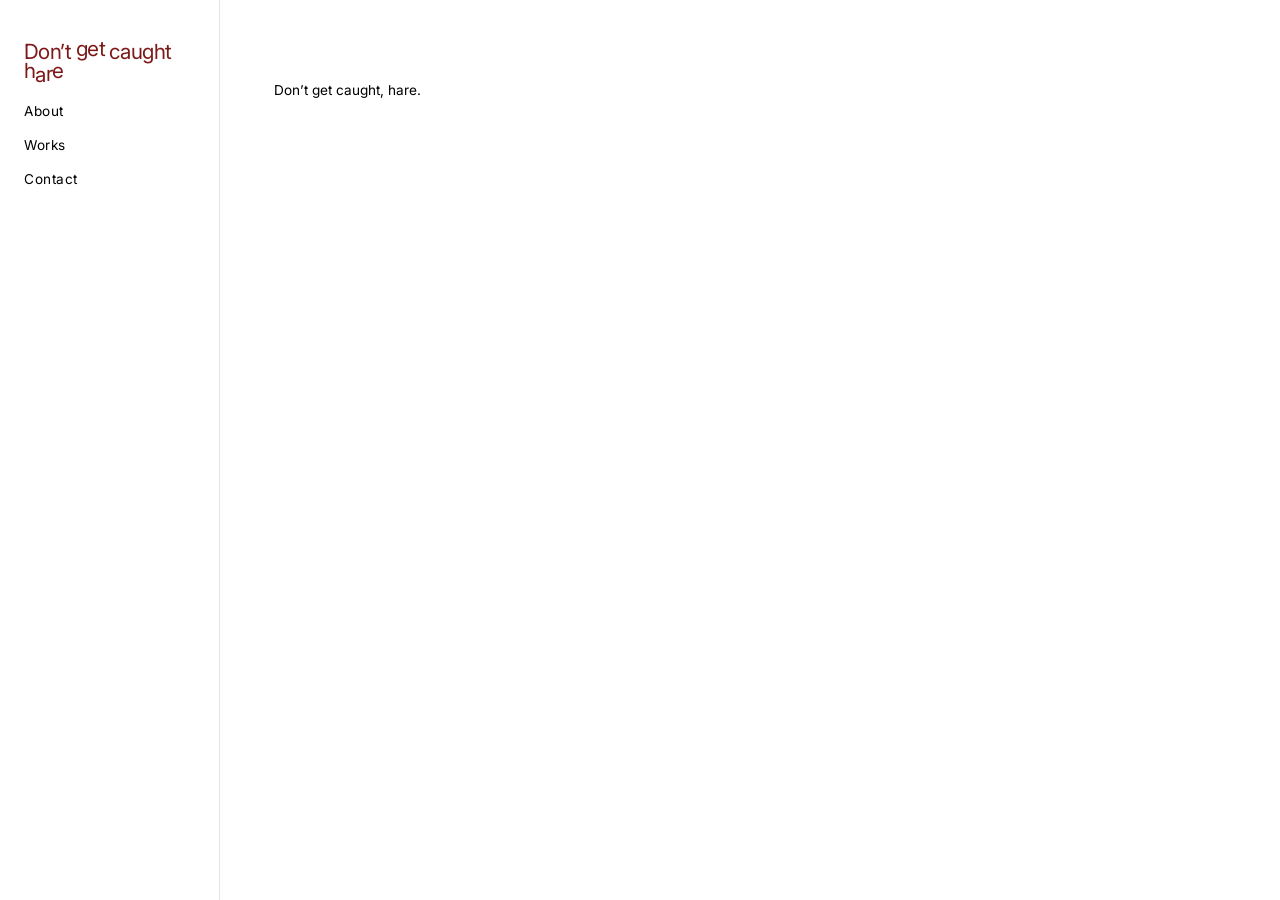
<file: index.html>
<!doctype html>
<html lang="en">

<head>
  <meta charset="utf-8">
  <title>Don’t get caught hare</title>
  <link rel="icon" type="image/png" href="favicon2.png">
  <meta name="viewport" content="width=device-width, initial-scale=1">

  <!-- Mejora carga de fuente -->
  <link rel="preconnect" href="https://fonts.googleapis.com">
  <link rel="preconnect" href="https://fonts.gstatic.com" crossorigin>

  <!-- Inter -->
  <link href="https://fonts.googleapis.com/css2?family=Inter:wght@300;400;500&display=swap" rel="stylesheet">

  <!-- CSS -->
  <link rel="stylesheet" href="styles.css">
</head>


<body>

<div class="layout">

  <nav class="sidebar">
    <div class="sidebar-inner">

      <h1 class="logo">
        <a href="index.html">
          <span>Don’t</span> <span>get</span> <span>caught</span><br>
          
          <span class="hare-run">
            <span class="h">h</span><span class="a">a</span><span class="r">r</span><span class="e">e</span>
          </span>
        </a>
      </h1>

      <ul class="menu">
        <li><a href="about.html">About</a></li>
        <li><a href="works.html">Works</a></li>
        <li><a href="contact.html">Contact</a></li>
      </ul>

    </div>
  </nav>

  <main class="content">

    <p class="intro">
      Don’t get caught, hare.
    </p>

  </main>

</div>

</body>
</html>
</file>
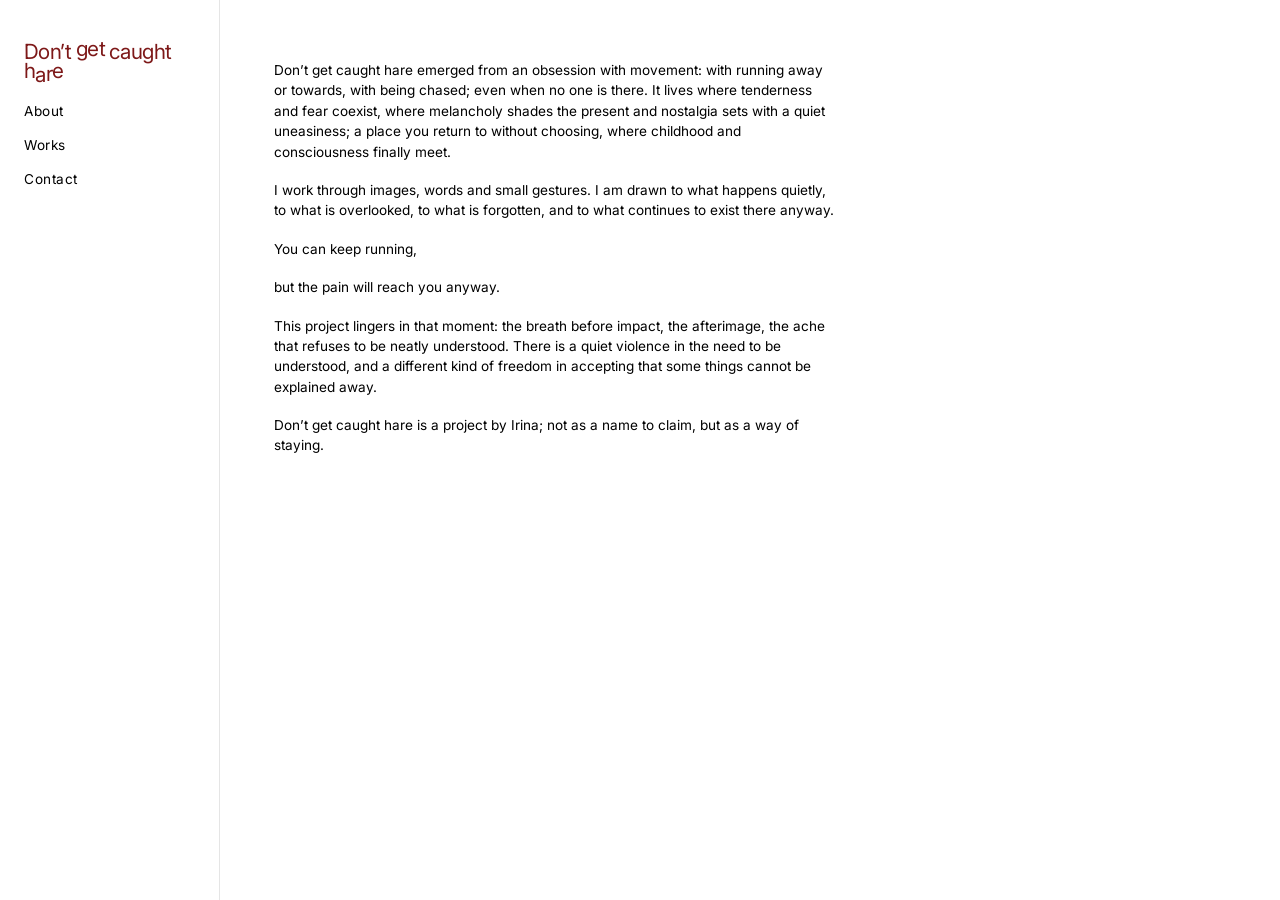
<file: about.html>
<!doctype html>
<html lang="en">
<head>
  <meta charset="utf-8">
  <title>About — Don’t get caught hare</title>
  <link rel="icon" type="image/png" href="favicon2.png">
  <meta name="viewport" content="width=device-width, initial-scale=1">

  <!-- Mejora carga de fuente -->
  <link rel="preconnect" href="https://fonts.googleapis.com">
  <link rel="preconnect" href="https://fonts.gstatic.com" crossorigin>

  <!-- Inter -->
  <link href="https://fonts.googleapis.com/css2?family=Inter:wght@300;400;500&display=swap" rel="stylesheet">

  <!-- CSS -->
  <link rel="stylesheet" href="styles.css">
</head>

<body>

<div class="layout">

  <nav class="sidebar">
    <div class="sidebar-inner">

      <h1 class="logo">
        <a href="index.html">
          <span>Don’t</span> <span>get</span> <span>caught</span><br>
          
          <span class="hare-run">
            <span class="h">h</span><span class="a">a</span><span class="r">r</span><span class="e">e</span>
          </span>
        </a>
      </h1>

      <ul class="menu">
        <li><a href="about.html">About</a></li>
        <li><a href="works.html">Works</a></li>
        <li><a href="contact.html">Contact</a></li>
      </ul>

    </div>
  </nav>

  <main class="content">
    <section class="about">

      <p>
        Don’t get caught hare emerged from an obsession with movement: with running away or towards, with being chased; even when no one is there.
        It lives where tenderness and fear coexist, where melancholy shades the present and nostalgia sets with a quiet uneasiness; a place you return to without choosing, where childhood and consciousness finally meet.
      </p>

      <p>
        I work through images, words and small gestures. I am drawn to what happens quietly, to what is overlooked, to what is forgotten, and to what continues to exist there anyway.
      </p>

      <p>
        You can keep running,
      </p>

      <p>
        but the pain will reach you anyway. 
      </p>
     
      <p>
       This project lingers in that moment: the breath before impact, the afterimage, the ache that refuses to be neatly understood.
       There is a quiet violence in the need to be understood, and a different kind of freedom in accepting that some things cannot be explained away.
      </p>
      
      <p>
        Don’t get caught hare is a project by Irina; not as a name to claim, but as a way of staying.
      </p>

    </section>
  </main>

</div>

</body>
</html>
</file>
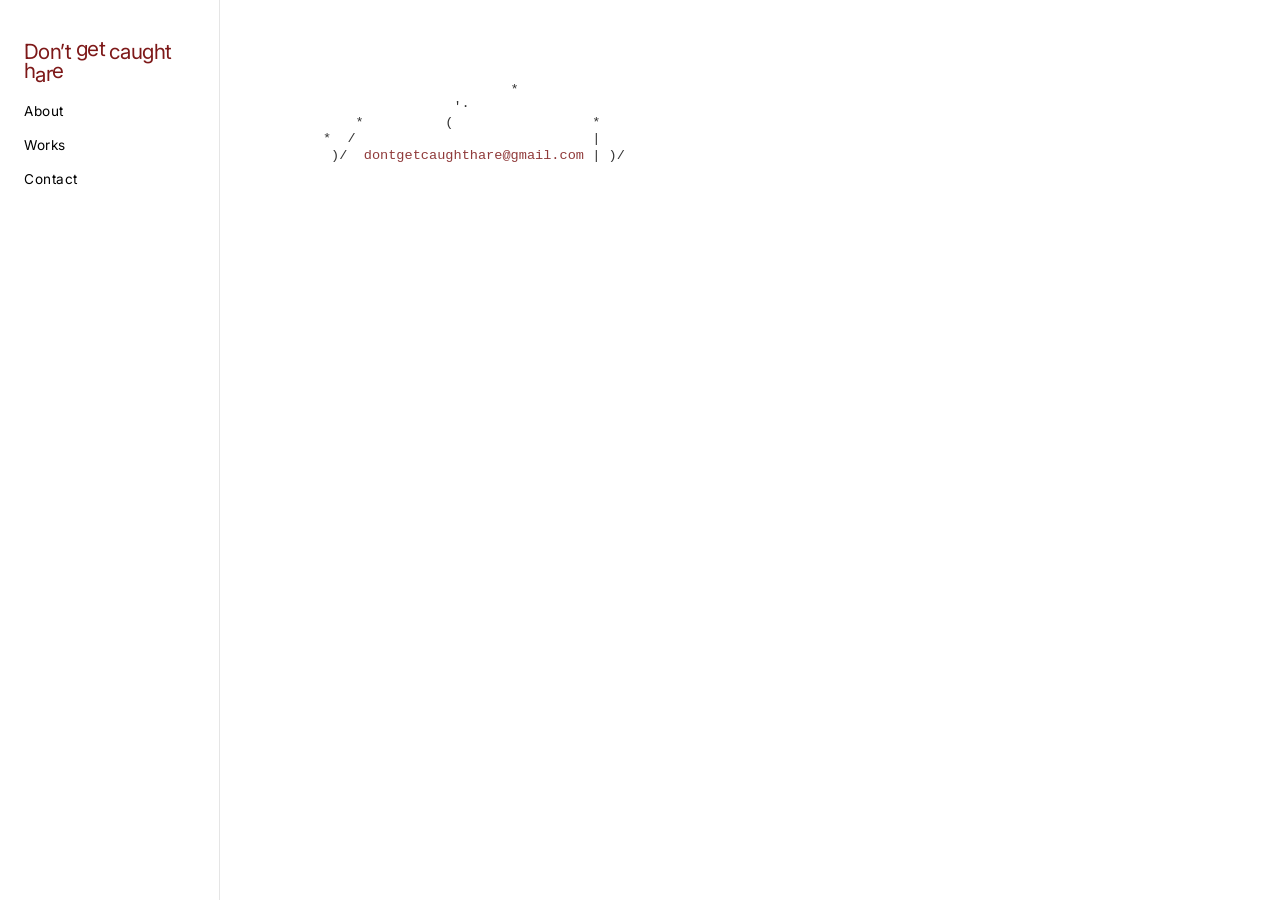
<file: contact.html>
<!doctype html>
<html lang="en">

<head>
  <meta charset="utf-8">
  <title>Contact — Don’t get caught hare</title>
  <link rel="icon" type="image/png" href="favicon2.png">
  <meta name="viewport" content="width=device-width, initial-scale=1">

  <link rel="preconnect" href="https://fonts.googleapis.com">
  <link rel="preconnect" href="https://fonts.gstatic.com" crossorigin>

  <!-- Inter -->
  <link href="https://fonts.googleapis.com/css2?family=Inter:wght@300;400;500&display=swap" rel="stylesheet">

  <!-- CSS -->
  <link rel="stylesheet" href="styles.css">
</head>

<body>

<div class="layout">

  <nav class="sidebar">
    <div class="sidebar-inner">

      <h1 class="logo">
        <a href="index.html">
          <span>Don’t</span> <span>get</span> <span>caught</span><br>
          
          <span class="hare-run">
            <span class="h">h</span><span class="a">a</span><span class="r">r</span><span class="e">e</span>
          </span>
        </a>
      </h1>


      <ul class="menu">
        <li><a href="about.html">About</a></li>
        <li><a href="works.html">Works</a></li>
        <li><a href="contact.html">Contact</a></li>
      </ul>

    </div>
  </nav>

  <main class="content">
    <section class="about">
     
      <pre class="meadow">  
                             *               
                      '·                            
          *          (                 * 
      *  /                             |   
       )/  <a class="meadow-link" href="mailto:dontgetcaughthare@gmail.com">dontgetcaughthare@gmail.com</a> | )/                        
      </pre>
     


    </section>
  </main>

</div>

</body>
</html>
</file>
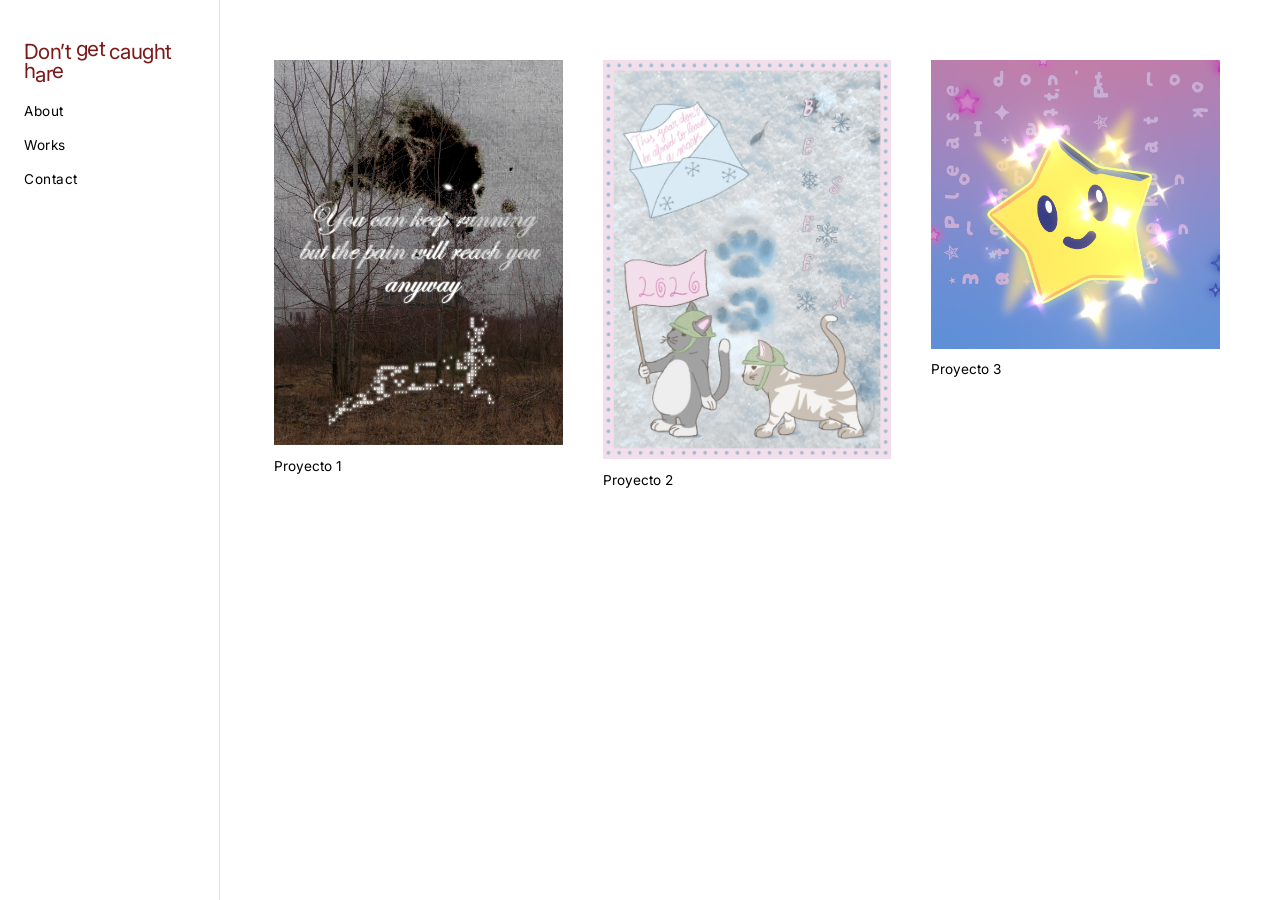
<file: works.html>
<!doctype html>
<html lang="en">

<head>
  <meta charset="utf-8">
  <title>Works — Don’t get caught hare</title>
  <link rel="icon" type="image/png" href="favicon2.png">
  <meta name="viewport" content="width=device-width, initial-scale=1">

  <link rel="preconnect" href="https://fonts.googleapis.com">
  <link rel="preconnect" href="https://fonts.gstatic.com" crossorigin>

  <link href="https://fonts.googleapis.com/css2?family=Inter:wght@300;400;500&display=swap" rel="stylesheet">

  <link rel="stylesheet" href="styles.css">
</head>

<body>

<div class="layout">

  <nav class="sidebar">
    <div class="sidebar-inner">

      <h1 class="logo">
        <a href="index.html">
          <span>Don’t</span> <span>get</span> <span>caught</span><br>
          
          <span class="hare-run">
            <span class="h">h</span><span class="a">a</span><span class="r">r</span><span class="e">e</span>
          </span>
        </a>
      </h1>

      <ul class="menu">
        <li><a href="about.html">About</a></li>
        <li><a href="works.html">Works</a></li>
        <li><a href="contact.html">Contact</a></li>
      </ul>

    </div>
  </nav>

  <main class="content">
    <section class="works">

      <div class="grid">

         <article class="project">
          <img src="assets/img/proyecto1.jpg" alt="">
          <h3>Proyecto 1</h3>
        </article>

        <article class="project">
          <img src="assets/img/proyecto2.jpg" alt="">
          <h3>Proyecto 2</h3>
        </article>

        <article class="project">
          <img src="assets/img/proyecto3.jpg" alt="">
          <h3>Proyecto 3</h3>
        </article>

      </div>

    </section>
  </main>

</div>

</body>
</html>
</file>
<file: styles.css>
/* RESET */
* {
  margin: 0;
  padding: 0;
  box-sizing: border-box;
}

/* BASE */
body {
  font-family: "Inter", -apple-system, BlinkMacSystemFont, "Segoe UI", sans-serif;
  font-size: 15px;
  line-height: 1.45;
  background: white;
  color: black;
}

/* LAYOUT */
.layout {
  display: flex;
  min-height: 100vh;
}

/* SIDEBAR */
.sidebar {
  width: 220px;
  padding: 40px 24px;
  border-right: 1px solid #e5e5e5;
  position: fixed;
  height: 100vh;
  background: white;
}

/* RITMO */
.sidebar-inner {
  display: flex;
  flex-direction: column;
  gap: 12px;
}

/* LOGO */
.logo {
  margin: 0;
}

.logo a {
  font-family: inherit;
  color: #7d1818;
  font-size: 1.3rem;
  line-height: 1.05;
  font-weight: 400;
  letter-spacing: -0.03em;
  text-decoration: none;
  display: inline-block;
  white-space: nowrap;
}

.logo a:hover { text-decoration: underline; }

/* --- GESTO ORGÁNICO (Don’t / get / caught) --- */
/* Importante: esto afecta a los spans directos del logo (las 3 palabras de arriba) */
.logo > a > span {
  display: inline-block;
}

.logo > a > span:nth-child(1) {
  transform: translateY(1px) rotate(-0.6deg);
}

.logo > a > span:nth-child(2) {
  transform: translateY(-2px) rotate(0.8deg);
}

.logo > a > span:nth-child(3) {
  transform: translateY(1px) translateX(-2px) rotate(-0.4deg);
}

/* BASE: todas las letras preparadas */
.logo .hare-run span {
  display: inline-block;
  transition: none;
}

/* ---------- POSE 1 (estado normal) ---------- */
.logo .hare-run .h { transform: translateY(-2px); }
.logo .hare-run .a { transform: translateY(1.5px); }
.logo .hare-run .r { transform: translateY(1.2px); }
.logo .hare-run .e { transform: translateY(-1.6px); }

/* ---------- POSE 2 (solo hover = cambio) ---------- */
.logo a:hover .hare-run .h { transform: translateY(1.5px); }
.logo a:hover .hare-run .a { transform: translateY(-2px); }
.logo a:hover .hare-run .r { transform: translateY(-1.6px); }
.logo a:hover .hare-run .e { transform: translateY(1.2px); }



.logo a:hover {
  text-decoration: underline;
}

/* MENU */
.menu {
  list-style: none;
  display: flex;
  flex-direction: column;
  gap: 12px;
}

.menu a {
  text-decoration: none;
  color: black;
  font-size: 0.85rem;
  letter-spacing: 0.5px;
}

.menu a:hover {
  text-decoration: underline;
}

/* CONTENIDO */
.content {
  margin-left: 220px;
  padding: 60px 60px 60px 54px;
  max-width: 1200px;
}

/* ---------- CONTACT ---------- */
.contact {
  outline: 1px solid red;
}

.meadow{
  margin-top: 6px;
  font-family: ui-monospace, SFMono-Regular, Menlo, Monaco, Consolas, "Liberation Mono", monospace;
  font-size: 0.85rem;
  line-height: 1.2;
  white-space: pre;
  color: #111;
  opacity: 0.85;          /* clave: que no parezca “meme” */
  overflow-x: auto;       /* si la pantalla es pequeña, que no rompa el layout */
  padding: 0;
}

.meadow-link{
  color: #7d1818;         /* tu acento */
  text-decoration: none;
}

.meadow-link:hover{
  text-decoration: underline;
}

/* GRID (IMPORTANTE AQUÍ ESTABA EL PROBLEMA) */
.grid {
  display: grid;
  grid-template-columns: repeat(auto-fit, minmax(240px, 1fr));
  gap: 40px;
}

.project img {
  width: 100%;
}

.project h3 {
  font-weight: 400;
  font-size: 0.85rem;
  margin-top: 6px;
}


.about p {
  font-size: 0.85rem;
  margin-bottom: 18px;
  line-height: 1.5;
  max-width: 560px;
}


/* ---------- INDEX ---------- */

.intro {
  font-size: 0.85rem;
  line-height: 1.5;
  max-width: 520px;
  margin-top: 20px;
}
</file>
